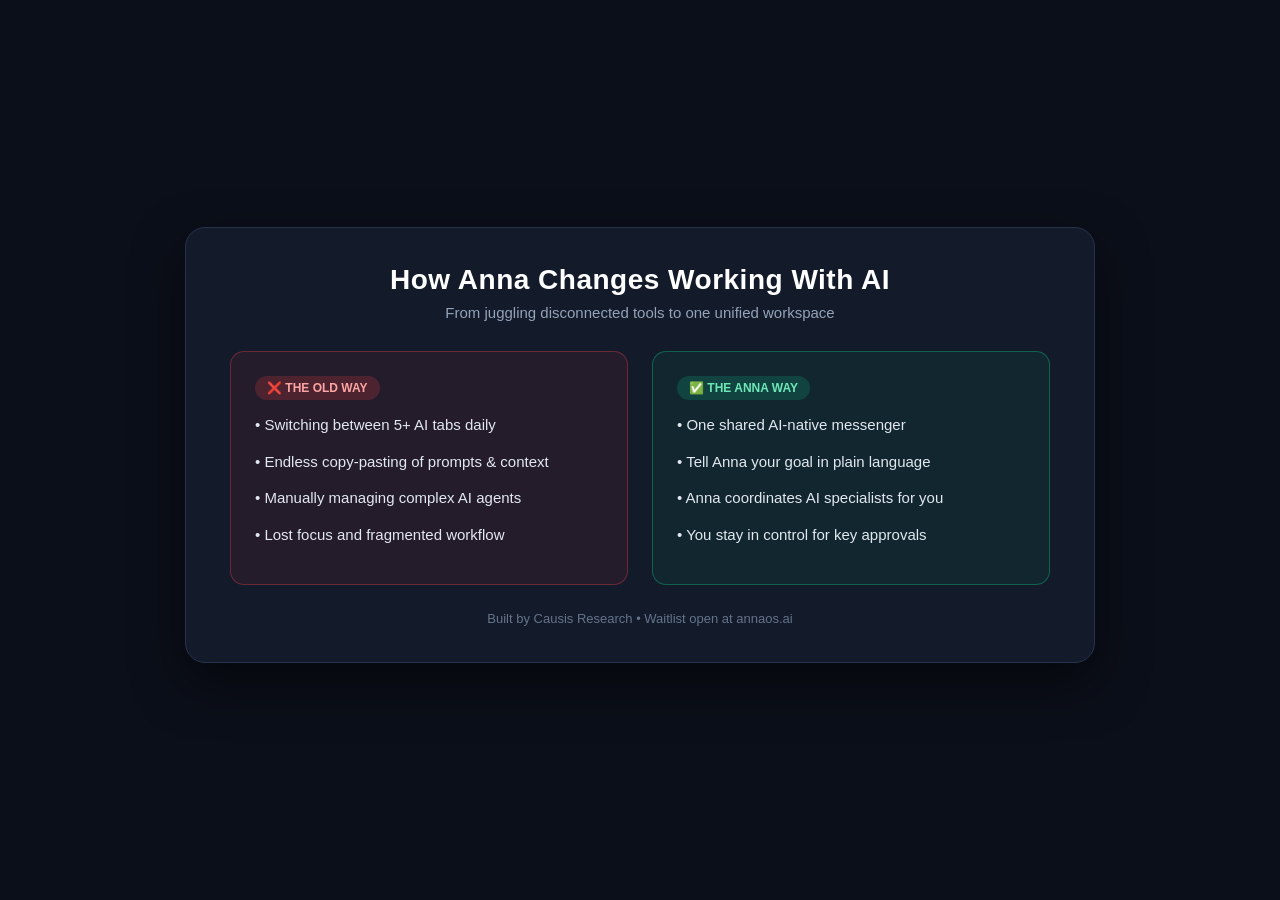
<file: Anna.html>
<!DOCTYPE html>
<html lang="en">
<head>
<meta charset="UTF-8">
<style>
  body {
    margin: 0;
    padding: 40px;
    background: #0b0f19;
    font-family: 'Segoe UI', Tahoma, Geneva, Verdana, sans-serif;
    display: flex;
    justify-content: center;
    align-items: center;
    min-height: 90vh;
    color: #ffffff;
  }
  .card {
    background: #131a2a;
    border: 1px solid #26324d;
    border-radius: 20px;
    padding: 36px 44px;
    max-width: 820px;
    width: 100%;
    box-shadow: 0 20px 50px rgba(0, 0, 0, 0.5);
  }
  .header {
    text-align: center;
    margin-bottom: 30px;
  }
  .header h1 {
    margin: 0;
    font-size: 28px;
    color: #ffffff;
    letter-spacing: 0.5px;
  }
  .header p {
    margin: 8px 0 0;
    color: #94a3b8;
    font-size: 15px;
  }
  .grid {
    display: flex;
    gap: 24px;
  }
  .box {
    flex: 1;
    border-radius: 14px;
    padding: 24px;
  }
  .old-way {
    background: rgba(239, 68, 68, 0.08);
    border: 1px solid rgba(239, 68, 68, 0.35);
  }
  .new-way {
    background: rgba(16, 185, 129, 0.08);
    border: 1px solid rgba(16, 185, 129, 0.4);
  }
  .badge {
    display: inline-block;
    padding: 5px 12px;
    border-radius: 20px;
    font-size: 12px;
    font-weight: 700;
    text-transform: uppercase;
    margin-bottom: 14px;
  }
  .old-badge {
    background: rgba(239, 68, 68, 0.2);
    color: #fca5a5;
  }
  .new-badge {
    background: rgba(16, 185, 129, 0.2);
    color: #6ee7b7;
  }
  ul {
    list-style: none;
    padding: 0;
    margin: 0;
  }
  li {
    margin-bottom: 14px;
    font-size: 15px;
    line-height: 1.5;
    color: #e2e8f0;
  }
  .footer {
    text-align: center;
    margin-top: 26px;
    font-size: 13px;
    color: #64748b;
  }
</style>
</head>
<body>
  <div class="card">
    <div class="header">
      <h1>How Anna Changes Working With AI</h1>
      <p>From juggling disconnected tools to one unified workspace</p>
    </div>
    <div class="grid">
      <div class="box old-way">
        <span class="badge old-badge">❌ The Old Way</span>
        <ul>
          <li>• Switching between 5+ AI tabs daily</li>
          <li>• Endless copy-pasting of prompts & context</li>
          <li>• Manually managing complex AI agents</li>
          <li>• Lost focus and fragmented workflow</li>
        </ul>
      </div>
      <div class="box new-way">
        <span class="badge new-badge">✅ The Anna Way</span>
        <ul>
          <li>• One shared AI-native messenger</li>
          <li>• Tell Anna your goal in plain language</li>
          <li>• Anna coordinates AI specialists for you</li>
          <li>• You stay in control for key approvals</li>
        </ul>
      </div>
    </div>
    <div class="footer">Built by Causis Research • Waitlist open at annaos.ai</div>
  </div>
</body>
</html>
</file>
